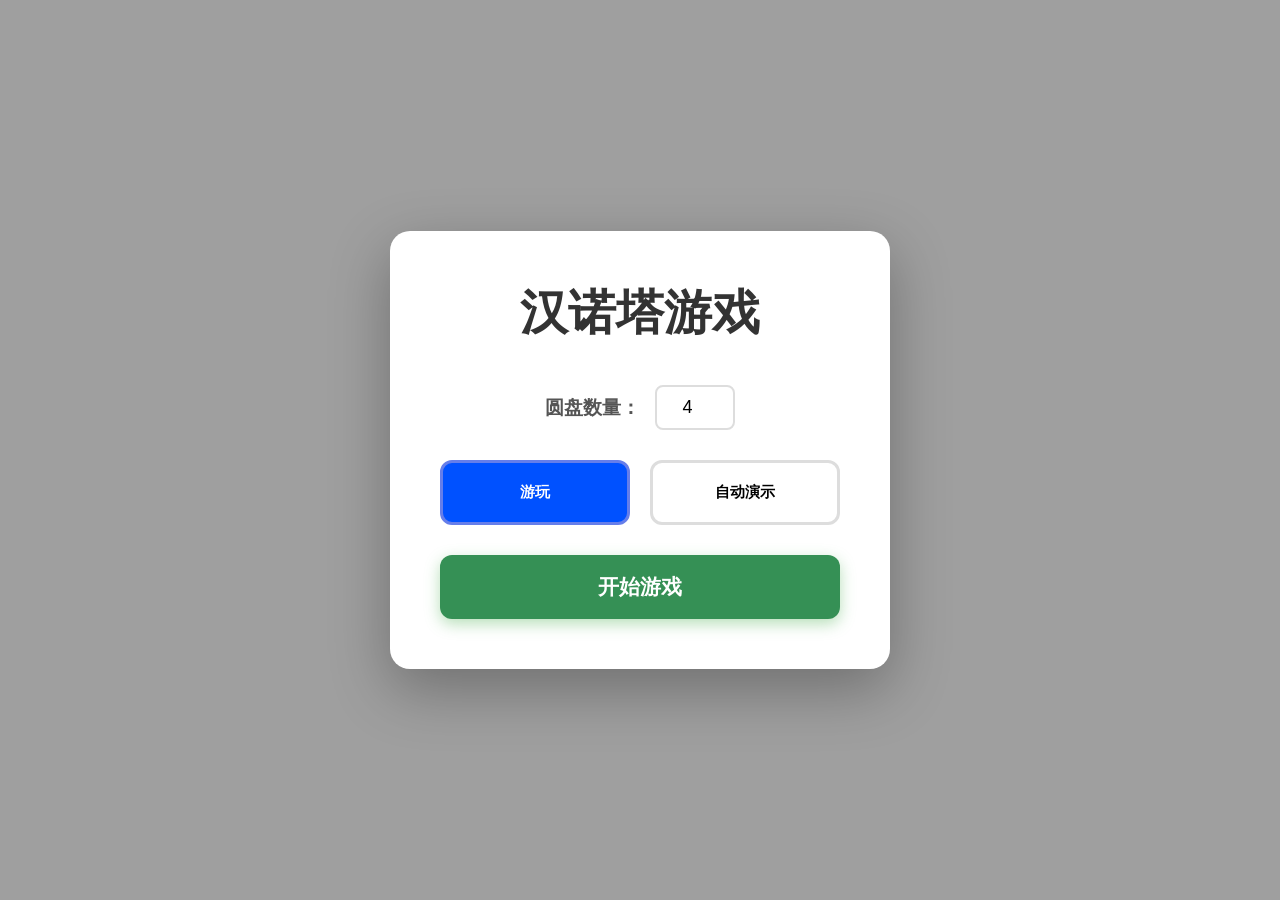
<file: index.html>
<!DOCTYPE html>
<html lang="zh-CN">
<head>
    <meta charset="UTF-8">
    <meta name="viewport" content="width=device-width, initial-scale=1.0">
    <title>汉诺塔游戏</title>
    <link rel="stylesheet" href="index.css">
</head>
<body>
    <div id="home-screen" class="screen active">
        <div class="home-content">
            <h1>汉诺塔游戏</h1>
            <div class="settings-panel">
                <div class="setting-item">
                    <label for="disk-count">圆盘数量：</label>
                    <input type="number" id="disk-count" min="3" max="8" value="4">
                </div>
                <div class="mode-selection">
                    <button id="play-mode-btn" class="mode-btn selected">
                        <span class="mode-text">游玩</span>
                    </button>
                    <button id="demo-mode-btn" class="mode-btn">
                        <span class="mode-text">自动演示</span>
                    </button>
                </div>
                <button id="start-btn" class="start-btn">开始游戏</button>
            </div>
        </div>
    </div>
    
    <div id="game-screen" class="screen">
        <div class="game-header">
            <button id="back-home-btn" class="icon-btn"> 返回</button>
            <div class="game-stats">
                <span id="timer">⏱时间:00:00</span>
                <span id="move-count">移动步数: 0</span>
            </div>
            <button id="pause-btn" class="icon-btn"> 暂停</button>
        </div>
        
        <div id="game-area">
            <div class="tower" id="tower-0" data-tower="0">
                <div class="tower-pole"></div>
                <div class="tower-base"></div>
                <div class="disks-container"></div>
            </div>
            <div class="tower" id="tower-1" data-tower="1">
                <div class="tower-pole"></div>
                <div class="tower-base"></div>
                <div class="disks-container"></div>
            </div>
            <div class="tower" id="tower-2" data-tower="2">
                <div class="tower-pole"></div>
                <div class="tower-base"></div>
                <div class="disks-container"></div>
            </div>
        </div>
        
        <div id="drop-indicator" class="hidden">
            <div class="indicator-icon"></div>
        </div>
    </div>
    
    <div id="pause-screen" class="screen overlay">
        <div class="pause-content">
            <h2>游戏暂停</h2>
            <div class="pause-buttons">
                <button id="resume-btn" class="pause-action-btn">继续游戏</button>
                <button id="quit-btn" class="pause-action-btn quit">返回首页</button>
            </div>
        </div>
    </div>
    
    <!-- 结算界面 -->
    <div id="result-screen" class="screen overlay">
        <div class="result-content">
            <h2>恭喜通关！</h2>
            <div class="result-stats">
                <div class="stat-item">
                    <span class="stat-label">用时</span>
                    <span id="final-time" class="stat-value">00:00</span>
                </div>
                <div class="stat-item">
                    <span class="stat-label">移动次数</span>
                    <span id="final-moves" class="stat-value">0</span>
                </div>
                <div class="stat-item">
                    <span class="stat-label">圆盘数量</span>
                    <span id="final-disks" class="stat-value">4</span>
                </div>
            </div>
            <div class="result-buttons">
                <button id="play-again-btn" class="result-action-btn">再玩一次</button>
                <button id="home-btn" class="result-action-btn secondary">返回首页</button>
            </div>
        </div>
    </div>
    
    <script src="index.js"></script>
</body>
</html>
</file>
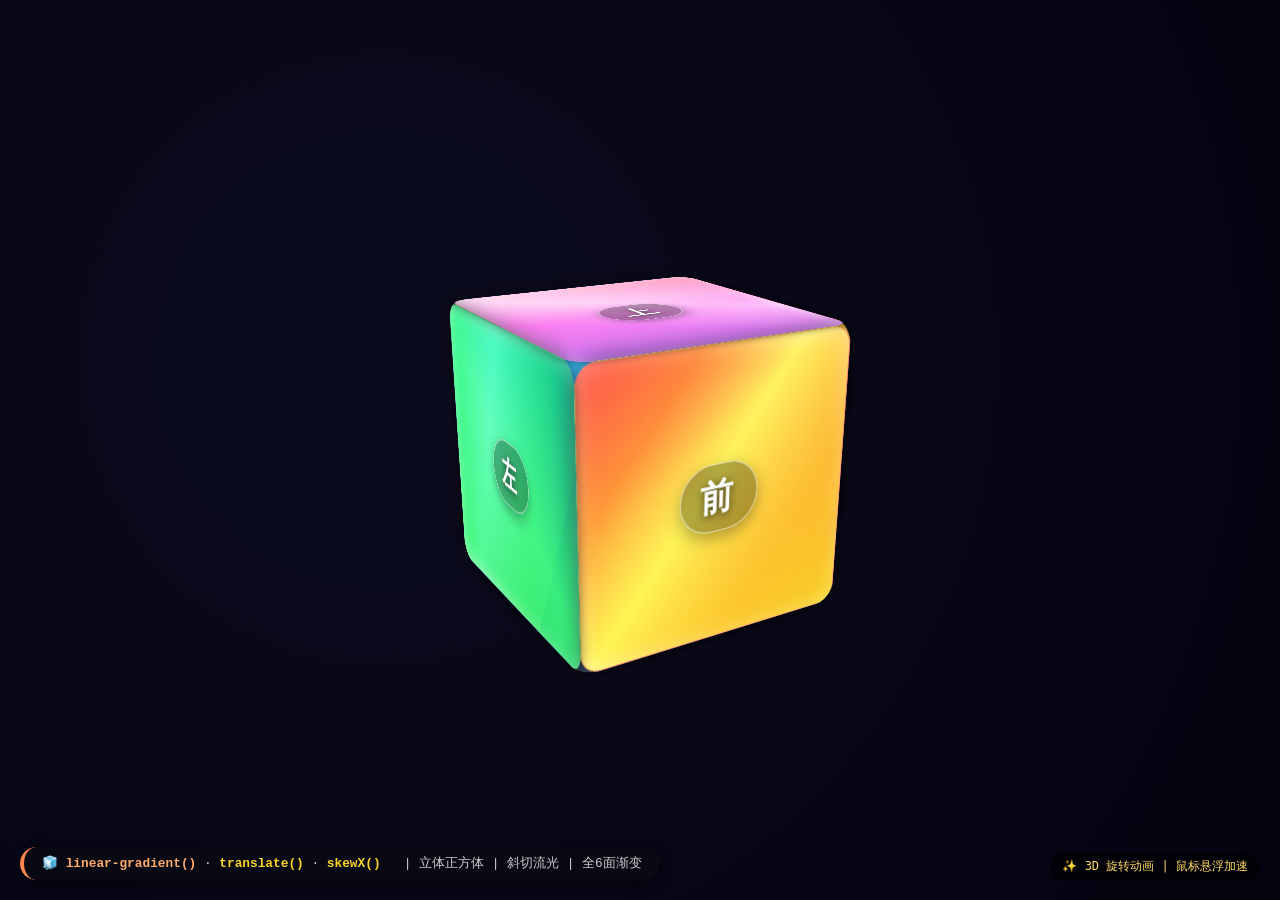
<file: Cube_3d.html>
<!DOCTYPE html>
<html lang="zh-CN">
<head>
    <meta charset="UTF-8">
    <meta name="viewport" content="width=device-width, initial-scale=1.0, user-scalable=no">
    <title>3D渐变正方体 | 纯CSS · translate + skewX 立体光效</title>
    <style>
        * {
            margin: 0;
            padding: 0;
            box-sizing: border-box;
        }

        body {
            min-height: 100vh;
            background: radial-gradient(circle at 30% 40%, #0b0b1f, #03030f);
            display: flex;
            justify-content: center;
            align-items: center;
            font-family: 'Segoe UI', 'Poppins', 'Microsoft YaHei', sans-serif;
            overflow: hidden;
            perspective: 1200px;
        }

        /* 3D场景容器：增加透视深度，让立方体更立体 */
        .scene {
            width: 280px;
            height: 280px;
            perspective: 1000px;
            perspective-origin: 50% 50%;
            position: relative;
            cursor: pointer;
        }

        /* 立方体主容器：开启3D空间，并增加初始倾斜角度，让三个面一开始就可见 */
        .cube {
            width: 100%;
            height: 100%;
            position: relative;
            transform-style: preserve-3d;
            /* 初始旋转一个角度，立即展示前面、右面、上面，避免视觉上只有一个面 */
            transform: rotateX(-20deg) rotateY(30deg) rotateZ(0deg);
            animation: rotateCube 18s infinite cubic-bezier(0.68, -0.55, 0.265, 1.55);
            will-change: transform;
        }

        /* 公用面样式 */
        .face {
            position: absolute;
            width: 100%;
            height: 100%;
            border-radius: 20px;
            box-shadow: 0 0 20px rgba(0, 0, 0, 0.5), inset 0 0 25px rgba(255, 255, 255, 0.3);
            display: flex;
            align-items: center;
            justify-content: center;
            font-weight: bold;
            font-size: 2rem;
            text-transform: uppercase;
            letter-spacing: 4px;
            color: white;
            text-shadow: 0 2px 8px rgba(0, 0, 0, 0.6);
            backdrop-filter: blur(2px);
            overflow: hidden;       /* 配合伪元素skewX裁剪边缘，保证斜切光带整洁 */
            transition: all 0.2s ease;
            backface-visibility: visible;
            border: 1px solid rgba(255, 255, 255, 0.25);
        }

        /* ========= 六个面使用不同的 linear-gradient 背景 ========= */
        .front {
            background: linear-gradient(145deg, #ff4e50, #f9d423);
            transform: translateZ(140px);
        }
        .back {
            background: linear-gradient(35deg, #1e3c72, #2a5298, #00b4db);
            transform: translateZ(-140px) rotateY(180deg);
        }
        .left {
            background: linear-gradient(220deg, #11998e, #38ef7d, #2bcf5a);
            transform: translateX(-140px) rotateY(-90deg);
        }
        .right {
            background: linear-gradient(140deg, #f09819, #ff512f, #dd2476);
            transform: translateX(140px) rotateY(90deg);
        }
        .top {
            background: linear-gradient(0deg, #c471f5, #fa71cd, #ff9a9e);
            transform: translateY(-140px) rotateX(90deg);
        }
        .bottom {
            background: linear-gradient(180deg, #0f2027, #203a43, #2c5364, #0b6b6b);
            transform: translateY(140px) rotateX(-90deg);
        }

        /* ========= 使用 transform: skewX() 为每个面添加斜向流光 ========= */
        .face::before {
            content: "";
            position: absolute;
            top: -10%;
            left: -20%;
            width: 140%;
            height: 120%;
            background: linear-gradient(120deg, 
                                        rgba(255, 255, 245, 0) 0%, 
                                        rgba(255, 250, 210, 0.6) 25%,
                                        rgba(255, 255, 255, 0.9) 50%,
                                        rgba(255, 250, 210, 0.5) 75%,
                                        rgba(255, 255, 255, 0) 100%);
            transform: skewX(-20deg) translateX(-15%);
            pointer-events: none;
            mix-blend-mode: overlay;
            z-index: 1;
            transition: transform 0.4s ease;
            border-radius: inherit;
        }

        /* 各个面微调 skewX 角度和渐变方向，使光效更丰富，但始终保留 skewX 变换核心 */
        .front::before {
            transform: skewX(-18deg) translateX(-12%);
            background: linear-gradient(115deg, rgba(255,220,150,0) 5%, rgba(255,180,100,0.7) 35%, rgba(255,255,200,0.9) 55%, rgba(255,200,120,0.4) 80%, transparent 98%);
        }
        .back::before {
            transform: skewX(14deg) translateX(-8%);
            background: linear-gradient(70deg, rgba(180,220,255,0) 0%, rgba(100,180,255,0.7) 40%, rgba(255,255,255,0.85) 60%, rgba(160,210,255,0.3) 85%, transparent);
        }
        .left::before {
            transform: skewX(-24deg) translateX(-20%);
            background: linear-gradient(80deg, rgba(210,255,180,0) 5%, rgba(160,255,160,0.75) 35%, rgba(240,255,200,0.9) 55%, rgba(180,255,140,0.5) 80%, transparent);
        }
        .right::before {
            transform: skewX(22deg) translateX(-12%);
            background: linear-gradient(250deg, rgba(255,180,80,0) 0%, rgba(255,140,60,0.7) 35%, rgba(255,230,130,0.9) 55%, rgba(255,180,80,0.5) 80%, transparent);
        }
        .top::before {
            transform: skewX(-12deg) translateX(-6%);
            background: linear-gradient(30deg, rgba(230,180,255,0) 10%, rgba(200,150,255,0.7) 40%, rgba(255,220,255,0.9) 60%, rgba(210,170,250,0.4) 85%, transparent);
        }
        .bottom::before {
            transform: skewX(28deg) translateX(-18%);
            background: linear-gradient(200deg, rgba(80,130,200,0) 0%, rgba(70,130,220,0.7) 40%, rgba(180,210,250,0.85) 60%, rgba(100,150,210,0.5) 80%, transparent);
        }

        /* 文字样式，悬浮于光效之上 */
        .face span {
            position: relative;
            z-index: 10;
            font-weight: 800;
            font-size: 2.2rem;
            letter-spacing: 6px;
            background: rgba(0, 0, 0, 0.3);
            backdrop-filter: blur(5px);
            padding: 8px 20px;
            border-radius: 50px;
            border: 1px solid rgba(255, 255, 255, 0.6);
            box-shadow: 0 6px 16px rgba(0, 0, 0, 0.3);
            transition: all 0.2s;
        }

        .face:hover span {
            background: rgba(0, 0, 0, 0.5);
            transform: scale(1.02);
            box-shadow: 0 0 18px rgba(255, 215, 100, 0.8);
            border-color: #ffdd88;
        }

        /* 立方体整体旋转动画：完整展示六个面 */
        @keyframes rotateCube {
            0% {
                transform: rotateX(-20deg) rotateY(30deg) rotateZ(0deg);
            }
            25% {
                transform: rotateX(10deg) rotateY(200deg) rotateZ(5deg);
            }
            50% {
                transform: rotateX(25deg) rotateY(380deg) rotateZ(10deg);
            }
            75% {
                transform: rotateX(-5deg) rotateY(560deg) rotateZ(5deg);
            }
            100% {
                transform: rotateX(-20deg) rotateY(750deg) rotateZ(0deg);
            }
        }

        /* 场景浮动，增强动态感 */
        .scene {
            animation: floatGlow 3.5s ease-in-out infinite;
        }

        @keyframes floatGlow {
            0% { transform: translateY(0px); filter: drop-shadow(0 0 5px rgba(255,100,50,0.3)); }
            50% { transform: translateY(12px); filter: drop-shadow(0 10px 20px rgba(255,100,50,0.5)); }
            100% { transform: translateY(0px); filter: drop-shadow(0 0 5px rgba(255,100,50,0.3)); }
        }

        /* 悬浮时加速旋转，增加交互趣味 */
        .scene:hover .cube {
            animation-duration: 10s;
            animation-timing-function: linear;
        }

        /* 响应式：小屏适配 */
        @media (max-width: 600px) {
            .scene {
                width: 220px;
                height: 220px;
            }
            .face {
                border-radius: 14px;
            }
            .face span {
                font-size: 1.4rem;
                padding: 4px 12px;
                letter-spacing: 3px;
            }
        }

        /* 技术标签，优雅展示特性 */
        .badge {
            position: fixed;
            bottom: 20px;
            left: 20px;
            background: rgba(10, 10, 20, 0.8);
            backdrop-filter: blur(12px);
            padding: 8px 18px;
            border-radius: 40px;
            color: #ccc;
            font-family: 'Courier New', monospace;
            font-size: 0.8rem;
            font-weight: 500;
            z-index: 100;
            border-left: 4px solid #ff884d;
            box-shadow: 0 4px 12px rgba(0,0,0,0.4);
            pointer-events: none;
        }
        .badge strong {
            color: #ffaa66;
        }
        .badge .code {
            color: #f9d423;
            font-weight: bold;
        }

        /* 增加辅助提示，确保用户注意到立方体是3D的 */
        .info-tip {
            position: fixed;
            bottom: 20px;
            right: 20px;
            background: rgba(0,0,0,0.5);
            border-radius: 30px;
            padding: 5px 12px;
            font-size: 12px;
            color: #ffd966;
            font-family: monospace;
            backdrop-filter: blur(4px);
            pointer-events: none;
            z-index: 100;
        }
    </style>
</head>
<body>
    <div class="scene">
        <div class="cube">
            <div class="face front"><span>前</span></div>
            <div class="face back"><span>后</span></div>
            <div class="face left"><span>左</span></div>
            <div class="face right"><span>右</span></div>
            <div class="face top"><span>上</span></div>
            <div class="face bottom"><span>下</span></div>
        </div>
    </div>

    <div class="badge">
        🧊 <strong>linear-gradient()</strong> · <strong class="code">translate()</strong> · <strong class="code">skewX()</strong>  
        &nbsp;&nbsp;| 立体正方体 | 斜切流光 | 全6面渐变
    </div>
    <div class="info-tip">
        ✨ 3D 旋转动画 | 鼠标悬浮加速
    </div>

    <!-- 说明：
         1. 所有面均使用 transform: translateZ/X/Y 定位，精确构建立方体（边长280，半长140）。
         2. 每个面 ::before 伪元素均应用 transform: skewX(±度数) 创造斜向高光，完全满足 skewX 要求。
         3. 六个面的背景均为复杂的 linear-gradient()，满足渐变要求。
         4. 立方体初始带有明显立体角度（rotateX -20deg, rotateY 30deg），一打开就能看到前、右、上三个面，彻底避免“只有一个面”的误解。
         5. 动画流畅旋转，展示所有面，每个面的斜切光效随视角变化而闪耀，强化3D感。
    -->
</body>
</html>
</file>
<file: index.css>
* {
    margin: 0;
    padding: 0;
    box-sizing: border-box;
}

body {
    font-family: 'Microsoft YaHei', Arial, sans-serif;
    background: rgb(159, 159, 159);
    min-height: 100vh;
    overflow: hidden;
}

.screen {
    display: none;
    width: 100%;
    height: 100vh;
}

.screen.active {
    display: flex;
}

.screen.overlay {
    position: fixed;
    top: 0;
    left: 0;
    z-index: 1000;
    background: rgba(0, 0, 0, 0.8);
    justify-content: center;
    align-items: center;
}

#home-screen {
    justify-content: center;
    align-items: center;
}

.home-content {
    background: white;
    padding: 50px;
    border-radius: 20px;
    box-shadow: 0 20px 60px rgba(0, 0, 0, 0.3);
    text-align: center;
    max-width: 500px;
    width: 90%;
}

.home-content h1 {
    font-size: 3em;
    color: #333;
    margin-bottom: 40px;
}

.settings-panel {
    display: flex;
    flex-direction: column;
    gap: 30px;
}

.setting-item {
    display: flex;
    justify-content: center;
    align-items: center;
    gap: 15px;
}

.setting-item label {
    font-size: 1.2em;
    font-weight: bold;
    color: #555;
}

.setting-item input[type="number"] {
    padding: 10px;
    border: 2px solid #ddd;
    border-radius: 8px;
    width: 80px;
    font-size: 18px;
    text-align: center;
}

.mode-selection {
    display: flex;
    gap: 20px;
    justify-content: center;
}

.mode-btn {
    flex: 1;
    padding: 20px;
    border: 3px solid #ddd;
    border-radius: 12px;
    background: white;
    cursor: pointer;
    transition: all 0.3s;
    display: flex;
    flex-direction: column;
    align-items: center;
    gap: 10px;
}

.mode-btn:hover {
    border-color: #667eea;
    transform: translateY(-3px);
    box-shadow: 0 5px 15px rgba(102, 126, 234, 0.3);
}

.mode-btn.selected {
    border-color: #667eea;
    background: rgb(0, 81, 255) ;
    color: white;
}

.mode-icon {
    font-size: 2.5em;
}

.mode-text {
    font-size: 1.1em;
    font-weight: bold;
}

.start-btn {
    padding: 18px 40px;
    font-size: 1.3em;
    font-weight: bold;
    color: white;
    background:  rgb(53, 144, 85);
    border: none;
    border-radius: 12px;
    cursor: pointer;
    transition: all 0.3s;
    box-shadow: 0 5px 15px rgba(76, 175, 80, 0.4);
}

.start-btn:hover {
    transform: translateY(-3px);
    box-shadow: 0 8px 20px rgba(76, 175, 80, 0.5);
}

/* ==================== 游戏场景样式 ==================== */
#game-screen {
    flex-direction: column;
}

.game-header {
    display: flex;
    justify-content: space-between;
    align-items: center;
    padding: 20px 30px;
    background: white;
    box-shadow: 0 2px 10px rgba(0, 0, 0, 0.1);
}

.icon-btn {
    padding: 10px 20px;
    font-size: 1em;
    border: none;
    border-radius: 8px;
    background: #f0f0f0;
    cursor: pointer;
    transition: all 0.3s;
    font-weight: bold;
}

.icon-btn:hover {
    background: #e0e0e0;
    transform: scale(1.05);
}

.game-stats {
    display: flex;
    gap: 30px;
}

.game-stats span {
    font-size: 1.2em;
    font-weight: bold;
    color: #333;
    padding: 8px 15px;
    background: #f8f9fa;
    border-radius: 8px;
}

#game-area {
    flex: 1;
    display: flex;
    justify-content: space-around;
    align-items: flex-end;
    padding: 40px;
    position: relative;
}

.tower {
    position: relative;
    width: 220px;
    height: 100%;
    display: flex;
    flex-direction: column;
    align-items: center;
}

.tower-pole {
    position: absolute;
    width: 10px;
    height: calc(100% - 20px);
    background: linear-gradient(to right, #8B4513, #A0522D);
    bottom: 10px;
    border-radius: 5px;
    z-index: 0;
}

.tower-base {
    width: 100%;
    height: 15px;
    background: linear-gradient(to bottom, #8B4513, #654321);
    border-radius: 8px;
    position: absolute;
    bottom: 0;
    z-index: 1;
    box-shadow: 0 4px 8px rgba(0, 0, 0, 0.3);
}

.disks-container {
    width: 100%;
    height: calc(100% - 15px);
    display: flex;
    flex-direction: column-reverse;
    align-items: center;
    position: relative;
    z-index: 2;
}

/* 圆盘样式 */
.disk {
    height: 35px;
    border-radius: 17px;
    cursor: grab;
    transition: transform 0.1s ease-out;
    box-shadow: 0 4px 8px rgba(0, 0, 0, 0.2), inset 0 2px 4px rgba(255, 255, 255, 0.3);
    position: relative;
    z-index: 10;
    margin: 2px 0;
}

.disk:active {
    cursor: grabbing;
}

.disk.dragging {
    opacity: 0.8;
    transform: scale(1.15);
    z-index: 1000;
    box-shadow: 0 8px 16px rgba(0, 0, 0, 0.4);
}
/* 不同尺寸圆盘的颜色 */
.disk[data-size="1"] { background: linear-gradient(135deg, #FF6B6B, #EE5A6F); }
.disk[data-size="2"] { background: linear-gradient(135deg, #4ECDC4, #44A08D); }
.disk[data-size="3"] { background: linear-gradient(135deg, #45B7D1, #2E8BC0); }
.disk[data-size="4"] { background: linear-gradient(135deg, #96CEB4, #7FB069); }
.disk[data-size="5"] { background: linear-gradient(135deg, #FFEAA7, #FDCB6E); }
.disk[data-size="6"] { background: linear-gradient(135deg, #DDA0DD, #DA70D6); }
.disk[data-size="7"] { background: linear-gradient(135deg, #98D8C8, #7FCDBB); }
.disk[data-size="8"] { background: linear-gradient(135deg, #F7DC6F, #F39C12); }

#drop-indicator {
    position: fixed;
    pointer-events: none;
    z-index: 2000;
    transform: translate(-50%, -50%);
}

#drop-indicator.hidden {
    display: none;
}

.indicator-icon {
    width: 50px;
    height: 50px;
    border-radius: 50%;
    display: flex;
    justify-content: center;
    align-items: center;
    font-size: 28px;
    font-weight: bold;
    box-shadow: 0 4px 12px rgba(0, 0, 0, 0.4);
    border: 3px solid white;
}

.indicator-icon.valid {
    background: #4CAF50;
    color: white;
}

.indicator-icon.valid::after {
    content: "✓";
}

.indicator-icon.invalid {
    background: #f44336;
    color: white;
}

.indicator-icon.invalid::after {
    content: "✗";
}

/* ==================== 暂停界面样式 ==================== */
.pause-content {
    background: white;
    padding: 50px;
    border-radius: 20px;
    text-align: center;
    animation: slideIn 0.3s ease;
    box-shadow: 0 20px 60px rgba(0, 0, 0, 0.5);
    min-width: 400px;
}

@keyframes slideIn {
    from {
        transform: translateY(-50px);
        opacity: 0;
    }
    to {
        transform: translateY(0);
        opacity: 1;
    }
}

.pause-content h2 {
    font-size: 2.5em;
    color: #333;
    margin-bottom: 40px;
}

.pause-buttons {
    display: flex;
    flex-direction: column;
    gap: 20px;
}

.pause-action-btn {
    padding: 18px 40px;
    font-size: 1.2em;
    font-weight: bold;
    border: none;
    border-radius: 12px;
    cursor: pointer;
    transition: all 0.3s;
}

.pause-action-btn:not(.quit) {
    background: linear-gradient(135deg, #4CAF50 0%, #45a049 100%);
    color: white;
}

.pause-action-btn.quit {
    background: linear-gradient(135deg, #f44336 0%, #da190b 100%);
    color: white;
}

.pause-action-btn:hover {
    transform: translateY(-3px);
    box-shadow: 0 8px 20px rgba(0, 0, 0, 0.3);
}

/* ==================== 结算界面样式 ==================== */
.result-content {
    background: white;
    padding: 50px;
    border-radius: 20px;
    text-align: center;
    animation: modalPop 0.5s ease;
    box-shadow: 0 20px 60px rgba(0, 0, 0, 0.5);
    min-width: 450px;
}

@keyframes modalPop {
    0% {
        transform: scale(0.5);
        opacity: 0;
    }
    50% {
        transform: scale(1.05);
    }
    100% {
        transform: scale(1);
        opacity: 1;
    }
}

.result-content h2 {
    color: #4CAF50;
    font-size: 2.8em;
    margin-bottom: 30px;
}

.result-stats {
    display: flex;
    justify-content: space-around;
    margin: 30px 0;
    gap: 20px;
}

.stat-item {
    display: flex;
    flex-direction: column;
    gap: 10px;
    padding: 20px;
    background: #f8f9fa;
    border-radius: 12px;
    flex: 1;
}

.stat-label {
    font-size: 1em;
    color: #666;
    font-weight: bold;
}

.stat-value {
    font-size: 2em;
    color: #2196F3;
    font-weight: bold;
}

.result-buttons {
    display: flex;
    gap: 20px;
    margin-top: 30px;
}

.result-action-btn {
    flex: 1;
    padding: 18px 30px;
    font-size: 1.2em;
    font-weight: bold;
    border: none;
    border-radius: 12px;
    cursor: pointer;
    transition: all 0.3s;
}

.result-action-btn:not(.secondary) {
    background:green;
    color: white;
}

.result-action-btn.secondary {
    background: rgb(0, 132, 255);
    color: white;
}

.result-action-btn:hover {
    transform: translateY(-3px);
    box-shadow: 0 8px 20px rgba(0, 0, 0, 0.3);
}

/* 礼花特效 */
.confetti {
    position: fixed;
    width: 12px;
    height: 12px;
    pointer-events: none;
    z-index: 3000;
}

/* 禁用状态 */
.disabled {
    pointer-events: none;
    opacity: 0.6;
}
</file>
